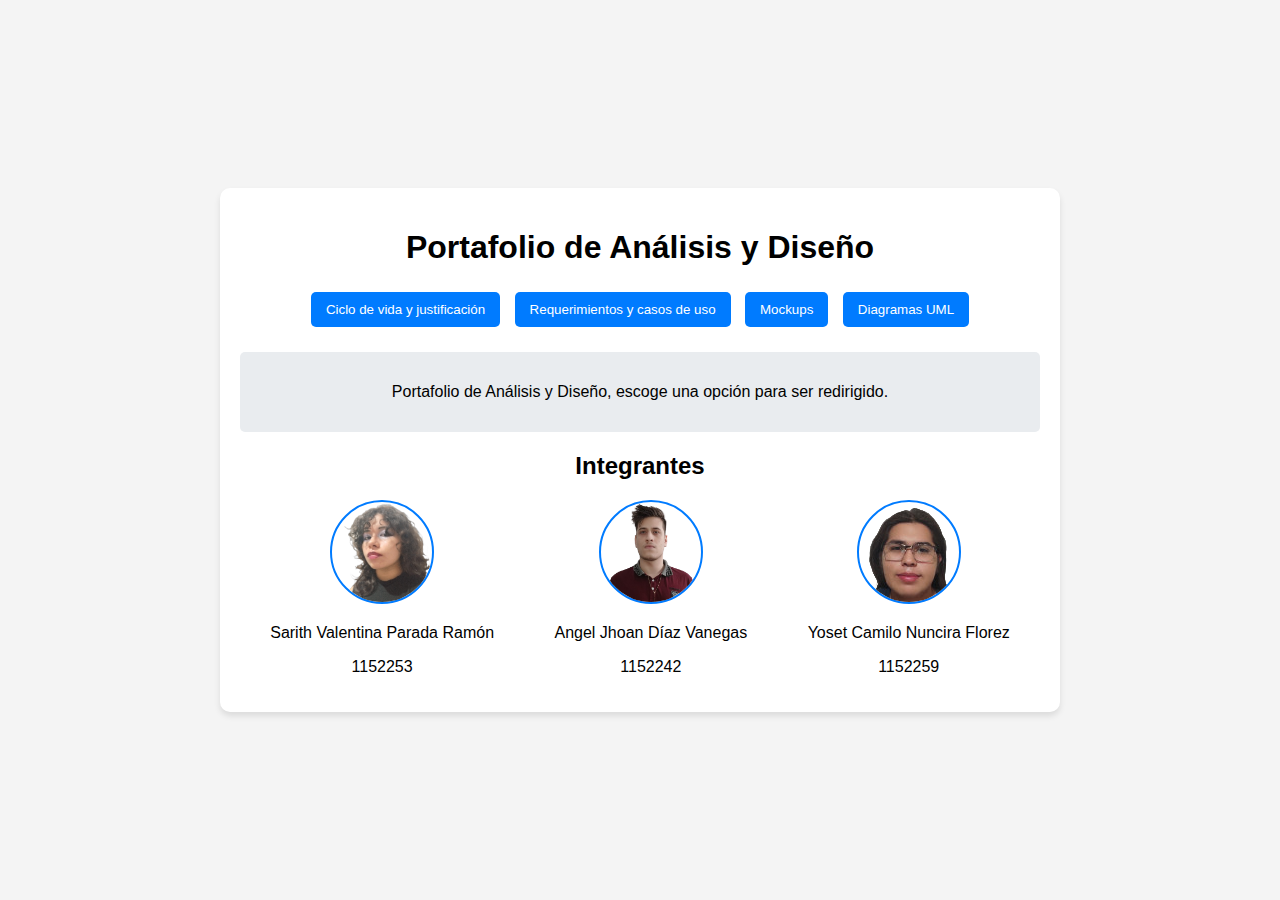
<file: index.html>
<!DOCTYPE html>
<html lang="es">
<head>
    <meta charset="UTF-8">
    <meta name="viewport" content="width=device-width, initial-scale=1.0">
    <title>Portafolio de Análisis y Diseño</title>
    <link rel="stylesheet" href="styles.css">
</head>
<body>
    <div class="container">
        <h1>Portafolio de Análisis y Diseño</h1>
        
        <div class="buttons">
            <button class="btn" onclick="window.location.href='ciclo/ciclo.html'">Ciclo de vida y justificación</button>
            <button class="btn" onclick="window.location.href='casos/casos.html'">Requerimientos y casos de uso</button>
            <button class="btn" onclick="window.location.href='mockups/mockups.html'">Mockups</button>
            <button class="btn" onclick="window.location.href='diagramas/diagramas.html'">Diagramas UML</button>
        </div>
        
        <div id="contenido" class="content-box">
            <p>Portafolio de Análisis y Diseño, escoge una opción para ser redirigido.</p>
        </div>
        
        <h2>Integrantes</h2>
        <div class="integrantes">
            <div class="integrante">
                <img src="fotos/foto1.png" alt="Integrante 1">
                <p>Sarith Valentina Parada Ramón</p>
                <p>1152253</p>
            </div>
            <div class="integrante">
                <img src="fotos/foto2.png" alt="Integrante 2">
                <p>Angel Jhoan Díaz Vanegas</p>
                <p>1152242</p>
            </div>
            <div class="integrante">
                <img src="fotos/foto3.png" alt="Integrante 3">
                <p>Yoset Camilo Nuncira Florez</p>
                <p>1152259</p>
            </div>
        </div>
    </div>
    
    <script src="script.js"></script>
</body>
</html>
</file>
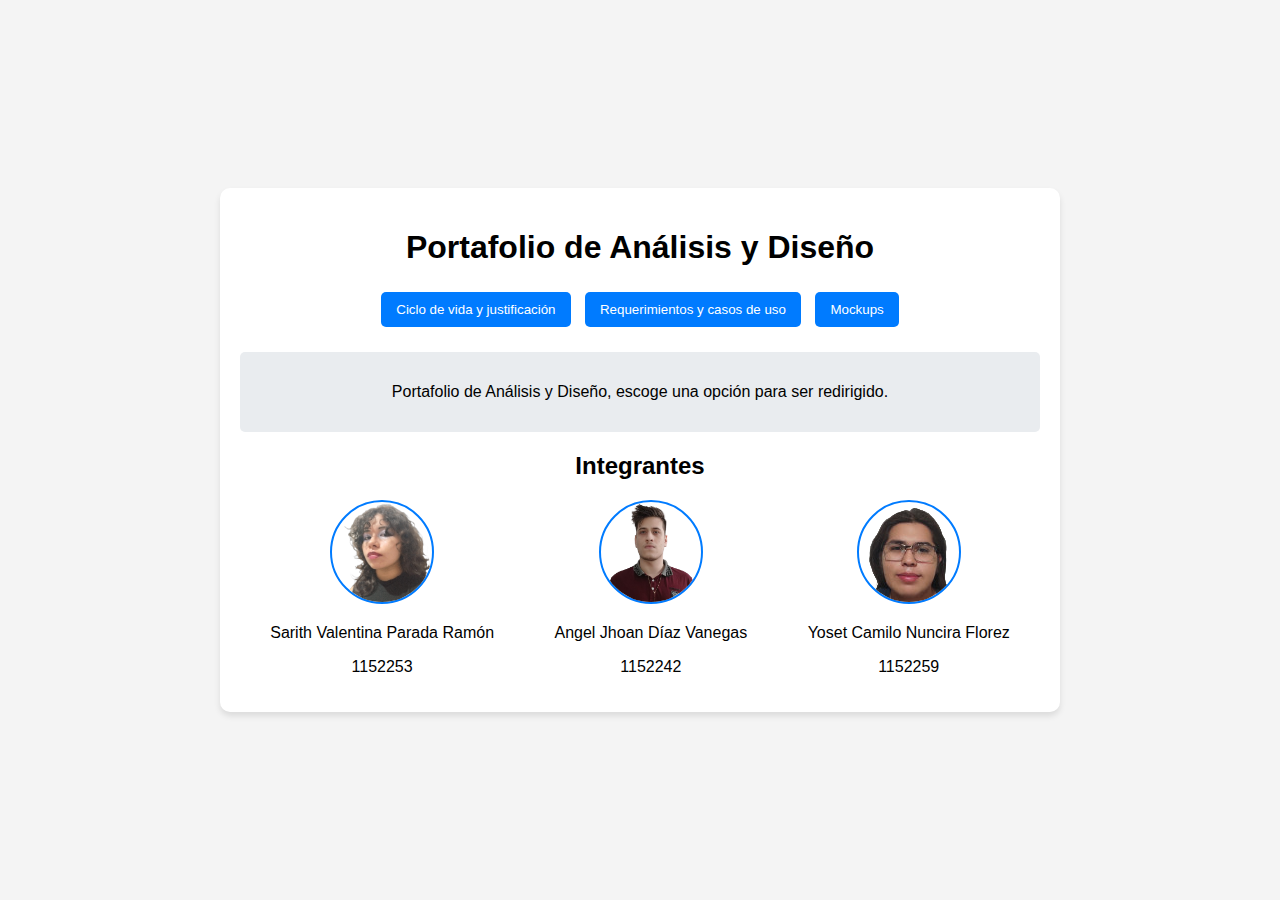
<file: main/index.html>
<!DOCTYPE html>
<html lang="es">
<head>
    <meta charset="UTF-8">
    <meta name="viewport" content="width=device-width, initial-scale=1.0">
    <title>Portafolio de Análisis y Diseño</title>
    <link rel="stylesheet" href="../main/styles.css">
</head>
<body>
    <div class="container">
        <h1>Portafolio de Análisis y Diseño</h1>
        
        <div class="buttons">
            <button class="btn" onclick="window.location.href='../ciclo/ciclo.html'">Ciclo de vida y justificación</button>
            <button class="btn" onclick="window.location.href='../casos/casos.html'">Requerimientos y casos de uso</button>
            <button class="btn" onclick="mostrarContenido('mockups')">Mockups</button>
        </div>
        
        <div id="contenido" class="content-box">
            <p>Portafolio de Análisis y Diseño, escoge una opción para ser redirigido.</p>
        </div>
        
        <h2>Integrantes</h2>
        <div class="integrantes">
            <div class="integrante">
                <img src="../fotos/foto1.png" alt="Integrante 1">
                <p>Sarith Valentina Parada Ramón</p>
                <p>1152253</p>
            </div>
            <div class="integrante">
                <img src="../fotos/foto2.png" alt="Integrante 2">
                <p>Angel Jhoan Díaz Vanegas</p>
                <p>1152242</p>
            </div>
            <div class="integrante">
                <img src="../fotos/foto3.png" alt="Integrante 3">
                <p>Yoset Camilo Nuncira Florez</p>
                <p>1152259</p>
            </div>
        </div>
    </div>
    
    <script src="../main/script.js"></script>
</body>
</html>
</file>
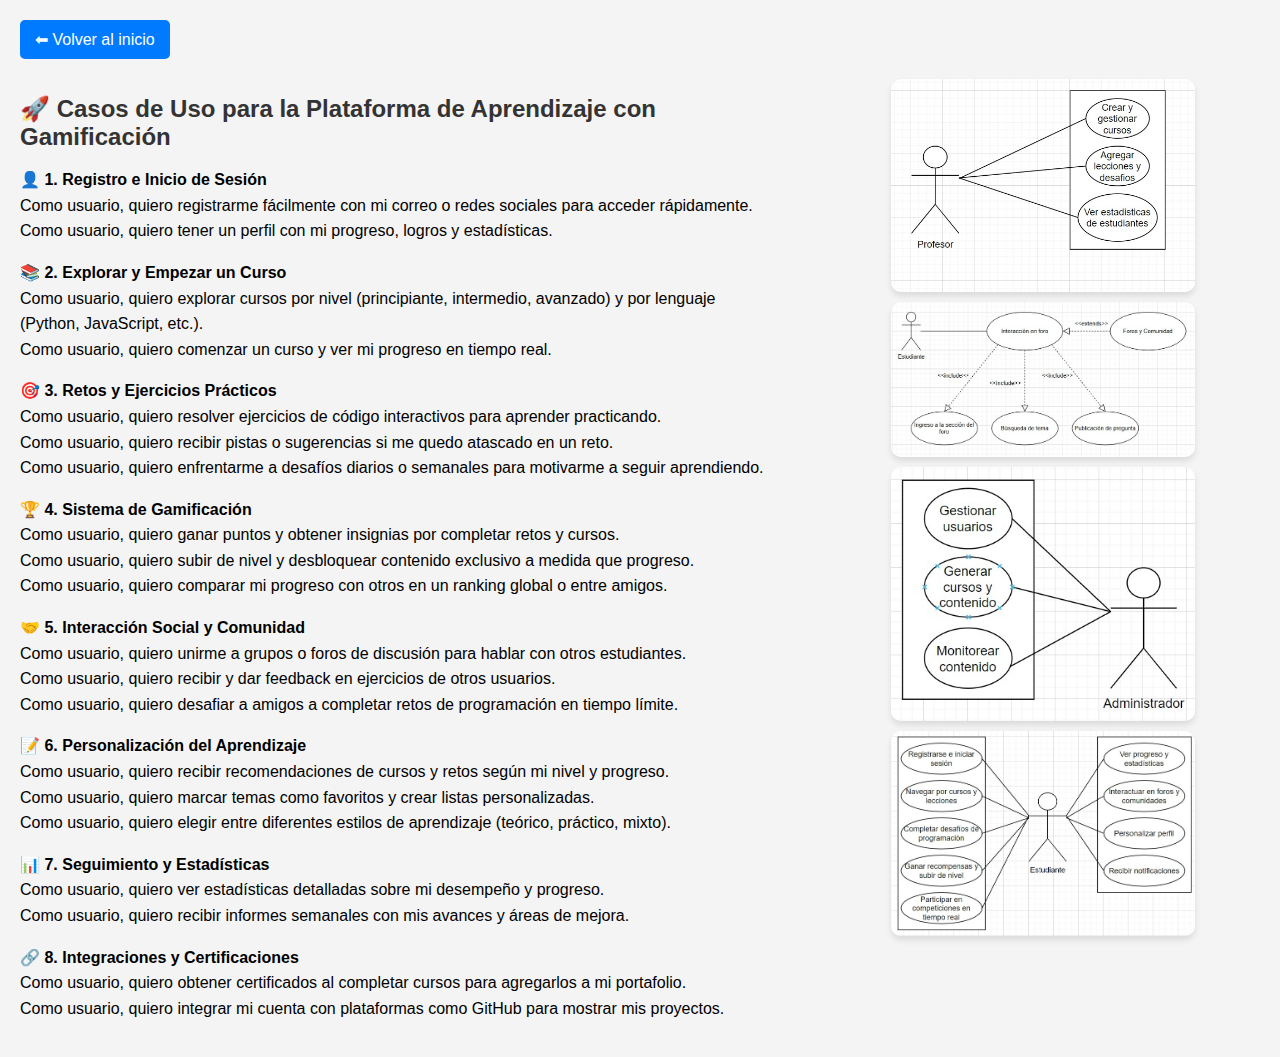
<file: casos/casos.html>
<!DOCTYPE html>
<html lang="es">
<head>
    <meta charset="UTF-8">
    <meta name="viewport" content="width=device-width, initial-scale=1.0">
    <title>Casos de Uso</title>
    <link rel="stylesheet" href="../casos/casos.css">
</head>
<body>
    <button id="btn-retroceder">⬅ Volver al inicio</button>
    
    <div class="contenedor">
        <div class="texto">
            <h1>🚀 Casos de Uso para la Plataforma de Aprendizaje con Gamificación</h1>
            <p>👤 <strong>1. Registro e Inicio de Sesión</strong><br>
            Como usuario, quiero registrarme fácilmente con mi correo o redes sociales para acceder rápidamente.<br>
            Como usuario, quiero tener un perfil con mi progreso, logros y estadísticas.</p>

            <p>📚 <strong>2. Explorar y Empezar un Curso</strong><br>
            Como usuario, quiero explorar cursos por nivel (principiante, intermedio, avanzado) y por lenguaje (Python, JavaScript, etc.).<br>
            Como usuario, quiero comenzar un curso y ver mi progreso en tiempo real.</p>

            <p>🎯 <strong>3. Retos y Ejercicios Prácticos</strong><br>
            Como usuario, quiero resolver ejercicios de código interactivos para aprender practicando.<br>
            Como usuario, quiero recibir pistas o sugerencias si me quedo atascado en un reto.<br>
            Como usuario, quiero enfrentarme a desafíos diarios o semanales para motivarme a seguir aprendiendo.</p>

            <p>🏆 <strong>4. Sistema de Gamificación</strong><br>
            Como usuario, quiero ganar puntos y obtener insignias por completar retos y cursos.<br>
            Como usuario, quiero subir de nivel y desbloquear contenido exclusivo a medida que progreso.<br>
            Como usuario, quiero comparar mi progreso con otros en un ranking global o entre amigos.</p>

            <p>🤝 <strong>5. Interacción Social y Comunidad</strong><br>
            Como usuario, quiero unirme a grupos o foros de discusión para hablar con otros estudiantes.<br>
            Como usuario, quiero recibir y dar feedback en ejercicios de otros usuarios.<br>
            Como usuario, quiero desafiar a amigos a completar retos de programación en tiempo límite.</p>

            <p>📝 <strong>6. Personalización del Aprendizaje</strong><br>
            Como usuario, quiero recibir recomendaciones de cursos y retos según mi nivel y progreso.<br>
            Como usuario, quiero marcar temas como favoritos y crear listas personalizadas.<br>
            Como usuario, quiero elegir entre diferentes estilos de aprendizaje (teórico, práctico, mixto).</p>

            <p>📊 <strong>7. Seguimiento y Estadísticas</strong><br>
            Como usuario, quiero ver estadísticas detalladas sobre mi desempeño y progreso.<br>
            Como usuario, quiero recibir informes semanales con mis avances y áreas de mejora.</p>

            <p>🔗 <strong>8. Integraciones y Certificaciones</strong><br>
            Como usuario, quiero obtener certificados al completar cursos para agregarlos a mi portafolio.<br>
            Como usuario, quiero integrar mi cuenta con plataformas como GitHub para mostrar mis proyectos.</p>
        </div>

        <div class="imagenes">
            <img src="../fotos/dibujo1.jpg" alt="Dibujo 1">
            <img src="../fotos/dibujo2.jpg" alt="Dibujo 2">
            <img src="../fotos/dibujo3.jpg" alt="Dibujo 3">
            <img src="../fotos/dibujo4.jpg" alt="Dibujo 4">
        </div>
    </div>

    <script src="../casos/casos.js"></script>
</body>
</html>
</file>
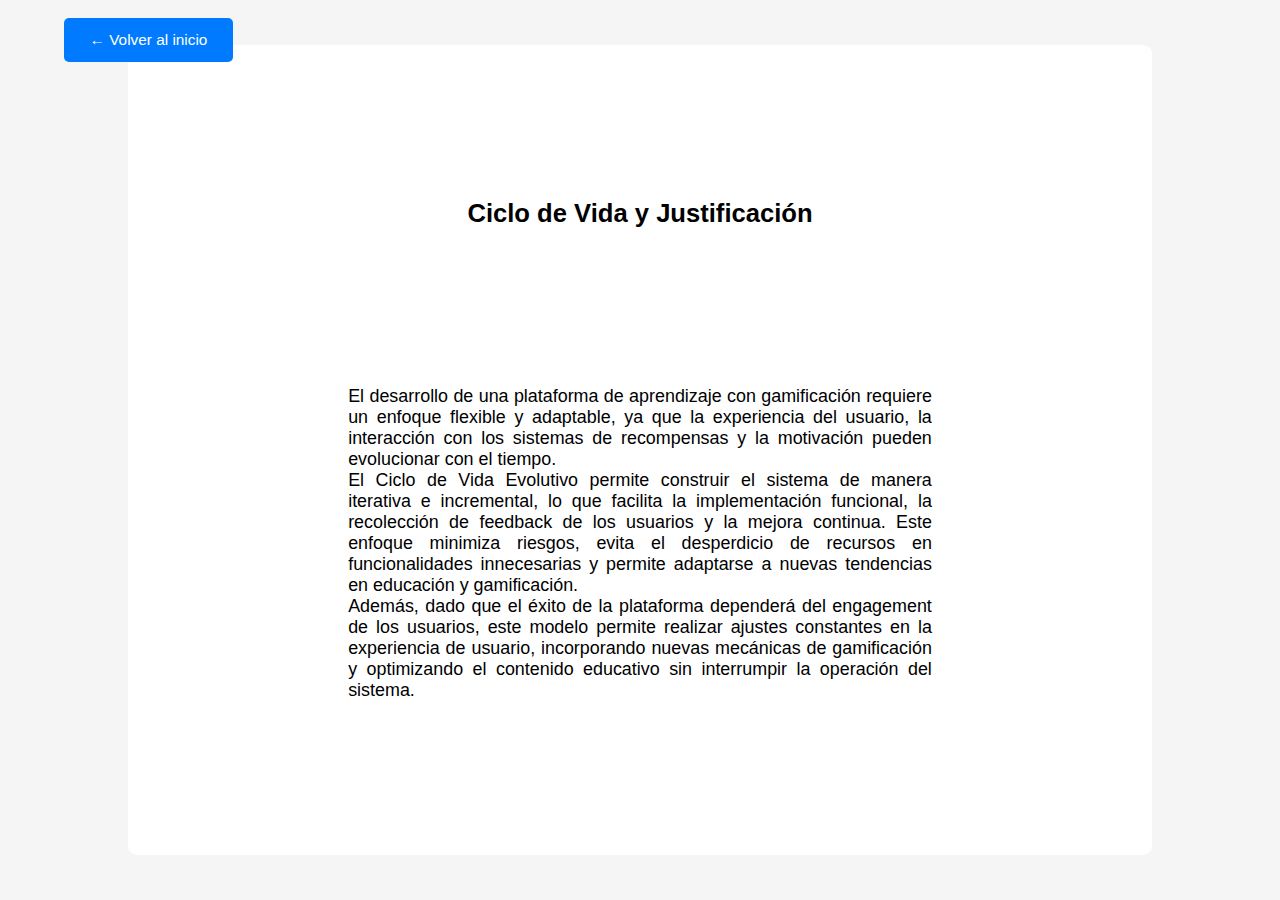
<file: ciclo/ciclo.html>
<!DOCTYPE html>
<html lang="es">
<head>
    <meta charset="UTF-8">
    <meta name="viewport" content="width=device-width, initial-scale=1.0">
    <title>Ciclo de Vida</title>
    <link rel="stylesheet" href="../ciclo/ciclo.css">
</head>
<body>
    <div class="container">
        <button class="back-btn" onclick="goBack()">← Volver al inicio</button>
        <h1>Ciclo de Vida y Justificación</h1>

        <div class="info-text">
            <p>
                El desarrollo de una plataforma de aprendizaje con gamificación requiere un enfoque flexible y adaptable, ya que la experiencia del usuario, la interacción con los sistemas de recompensas y la motivación pueden evolucionar con el tiempo.
            </p>
            <p>
                El Ciclo de Vida Evolutivo permite construir el sistema de manera iterativa e incremental, lo que facilita la implementación funcional, la recolección de feedback de los usuarios y la mejora continua. Este enfoque minimiza riesgos, evita el desperdicio de recursos en funcionalidades innecesarias y permite adaptarse a nuevas tendencias en educación y gamificación.
            </p>
            <p>
                Además, dado que el éxito de la plataforma dependerá del engagement de los usuarios, este modelo permite realizar ajustes constantes en la experiencia de usuario, incorporando nuevas mecánicas de gamificación y optimizando el contenido educativo sin interrumpir la operación del sistema.
            </p>
        </div>
    </div>

    <script src="../ciclo/ciclo.js"></script>
</body>
</html>
</file>
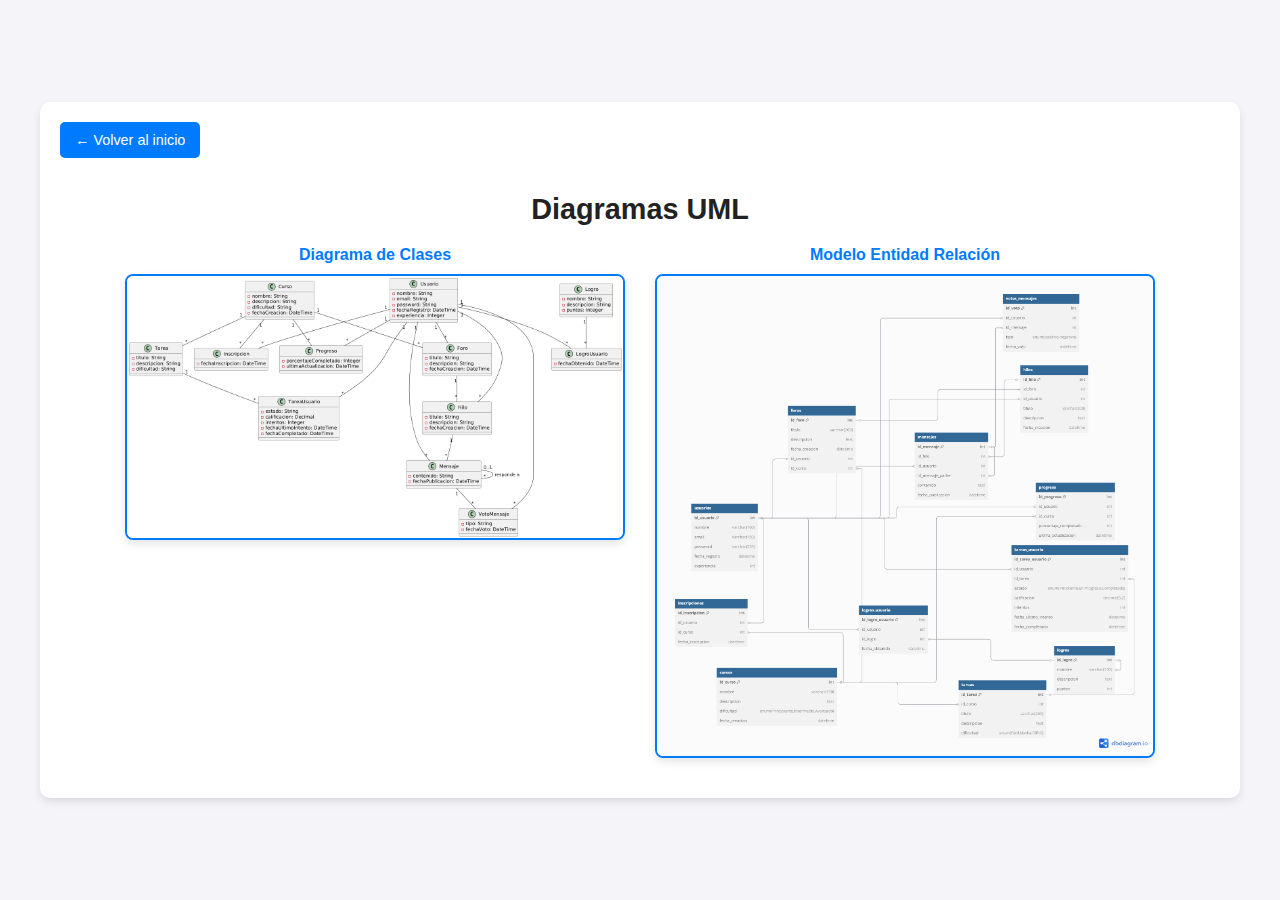
<file: diagramas/diagramas.html>
<!DOCTYPE html>
<html lang="es">
<head>
    <meta charset="UTF-8">
    <meta name="viewport" content="width=device-width, initial-scale=1.0">
    <title>Diagramas UML</title>
    <link rel="stylesheet" href="diagramas.css">
</head>
<body>
    <div class="container">
        <div class="header">
            <div class="header-left">
                <button class="back-btn" onclick="goBack()">← Volver al inicio</button>
            </div>
        </div>
        <h1>Diagramas UML</h1>

        <div class="diagramas">
            <div>
                <div class="label">Diagrama de Clases</div>
                <img src="../fotos/ModeloClases.png" alt="Diagrama de Clases" onclick="openFullscreen(this)">
            </div>
            <div>
                <div class="label">Modelo Entidad Relación</div>
                <img src="../fotos/MER.png" alt="Modelo Entidad Relación" onclick="openFullscreen(this)">
            </div>
        </div>
    </div>

    <script src="diagramas.js"></script>
</body>
</html>
</file>
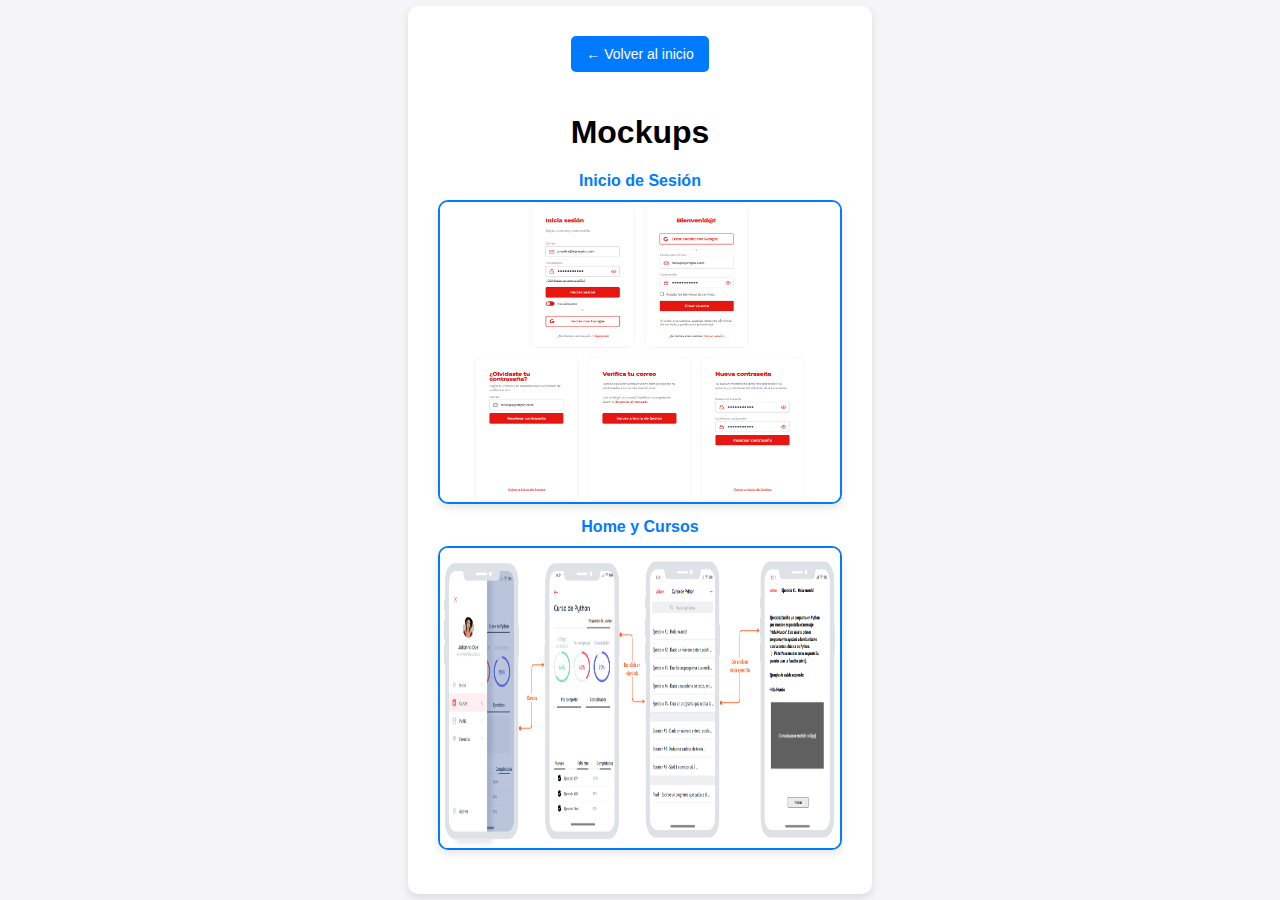
<file: mockups/mockups.html>
<!DOCTYPE html>
<html lang="es">
<head>
    <meta charset="UTF-8">
    <meta name="viewport" content="width=device-width, initial-scale=1.0">
    <title>Mockups</title>
    <link rel="stylesheet" href="mockups.css">
</head>
<body>
    <div class="container">
        <button class="back-btn" onclick="goBack()">← Volver al inicio</button>
        <h1>Mockups</h1>

        <div class="mockups">
            <div class="mockup">
                <div>
                    <div class="label">Inicio de Sesión</div>
                    <img src="../fotos/mockup1.png" alt="Mockup de Inicio de Sesión" onclick="openFullscreen(this)">
                </div>
                <div>
                    <div class="label">Home y Cursos</div>
                    <img src="../fotos/mockup2.png" alt="Mockup de Inicio" onclick="openFullscreen(this)">
                </div>
            </div>
        </div>
    </div>

    <script src="mockups.js"></script>
</body>
</html>
</file>
<file: styles.css>
body {
    font-family: Arial, sans-serif;
    text-align: center;
    background-color: #f4f4f4;
    margin: 0;
    padding: 0;
    height: 100vh;
    display: flex;
    justify-content: center;
    align-items: center;
}

.container {
    background: white;
    padding: 20px;
    border-radius: 10px;
    box-shadow: 0px 4px 6px rgba(0, 0, 0, 0.1);
    width: 80%;
    max-width: 800px;
}

.buttons {
    margin: 20px 0;
}

.btn {
    background-color: #007BFF;
    color: white;
    border: none;
    padding: 10px 15px;
    margin: 5px;
    border-radius: 5px;
    cursor: pointer;
    transition: 0.3s;
}

.btn:hover {
    background-color: #0056b3;
}

.content-box {
    background: #e9ecef;
    padding: 15px;
    border-radius: 5px;
    margin-bottom: 20px;
}

.integrantes {
    display: flex;
    justify-content: space-around;
    align-items: center;
}

.integrante {
    text-align: center;
}

.integrante img {
    width: 100px;
    height: 100px;
    border-radius: 50%;
    border: 2px solid #007BFF;
}
</file>
<file: main/styles.css>
body {
    font-family: Arial, sans-serif;
    text-align: center;
    background-color: #f4f4f4;
    margin: 0;
    padding: 0;
    height: 100vh;
    display: flex;
    justify-content: center;
    align-items: center;
}

.container {
    background: white;
    padding: 20px;
    border-radius: 10px;
    box-shadow: 0px 4px 6px rgba(0, 0, 0, 0.1);
    width: 80%;
    max-width: 800px;
}

.buttons {
    margin: 20px 0;
}

.btn {
    background-color: #007BFF;
    color: white;
    border: none;
    padding: 10px 15px;
    margin: 5px;
    border-radius: 5px;
    cursor: pointer;
    transition: 0.3s;
}

.btn:hover {
    background-color: #0056b3;
}

.content-box {
    background: #e9ecef;
    padding: 15px;
    border-radius: 5px;
    margin-bottom: 20px;
}

.integrantes {
    display: flex;
    justify-content: space-around;
    align-items: center;
}

.integrante {
    text-align: center;
}

.integrante img {
    width: 100px;
    height: 100px;
    border-radius: 50%;
    border: 2px solid #007BFF;
}
</file>
<file: casos/casos.css>
body {
    font-family: Arial, sans-serif;
    margin: 0;
    padding: 20px;
    background-color: #f4f4f4;
}

#btn-retroceder {
    background-color: #007BFF;
    color: white;
    border: none;
    padding: 10px 15px;
    font-size: 16px;
    cursor: pointer;
    border-radius: 5px;
    margin-bottom: 20px;
}

#btn-retroceder:hover {
    background-color: #0056b3;
}

.contenedor {
    display: flex;
    flex-direction: row;
    justify-content: space-between;
    align-items: flex-start;
}

.texto {
    width: 60%;
    text-align: left;
}

.texto h1 {
    font-size: 24px;
    color: #333;
}

.texto p {
    font-size: 16px;
    line-height: 1.6;
}

.imagenes {
    width: 35%;
    display: flex;
    flex-direction: column;
    gap: 10px;
    align-items: center;
}

.imagenes img {
    width: 70%; /* Se redujo el tamaño de las imágenes */
    max-width: 350px; /* Evita que sean demasiado grandes */
    border-radius: 10px;
    box-shadow: 0 4px 6px rgba(0, 0, 0, 0.1);
}

@media (max-width: 768px) {
    .contenedor {
        flex-direction: column;
        align-items: center;
    }

    .texto {
        width: 100%;
    }

    .imagenes {
        width: 100%;
    }

    .imagenes img {
        width: 50%;
        max-width: 150px; /* Ajuste para pantallas más pequeñas */
    }
}
</file>
<file: diagramas/diagramas.css>
/* Estilos generales */
* {
    box-sizing: border-box;
    margin: 0;
    padding: 0;
}

html, body {
    height: 100%;
    width: 100%;
    font-family: Arial, sans-serif;
    background-color: #f4f4f9;
}

body {
    display: flex;
    justify-content: center;
    align-items: center;
    padding: 20px;
}

/* Contenedor principal */
.container {
    border-radius: 10px;
    padding: 20px;
    background-color: white;
    box-shadow: 0 4px 8px rgba(0,0,0,0.1);
    width: 100%;
    max-width: 1200px;
    text-align: center;
}

/* Encabezado y título */
h1 {
    font-size: clamp(1.3rem, 3vw, 1.8rem); /* Reducido el tamaño del título */
    font-weight: bold;
    margin: 15px 0;
    color: #222;
}

/* Botón de volver */
.back-btn {
    margin-bottom: 15px;
    background-color: #007bff;
    border: none;
    color: white;
    padding: clamp(6px, 1.5vw, 10px) clamp(10px, 2vw, 15px); /* Reducido el padding */
    cursor: pointer;
    font-size: clamp(0.75rem, 1.5vw, 0.9rem); /* Reducido el tamaño de fuente */
    border-radius: 5px;
    transition: background-color 0.3s;
    float: left; /* Alinea el botón a la izquierda */
    display: block;
}

.back-btn:hover {
    background-color: #0056b3;
}

/* Contenedor de diagramas */
.diagramas {
    display: flex;
    flex-wrap: wrap;
    justify-content: center;
    gap: clamp(10px, 3vw, 30px);
    margin-top: 20px;
    width: 100%;
    clear: both; /* Asegura que los diagramas aparezcan debajo del botón */
}

.diagramas > div {
    display: flex;
    flex-direction: column;
    align-items: center;
    width: 100%;
    max-width: 500px;
    margin-bottom: 20px;
}

/* Etiquetas de diagrama */
.label {
    width: 100%;
    text-align: center;
    margin-bottom: 10px;
    font-weight: bold;
    color: #007bff;
    font-size: clamp(0.85rem, 2vw, 1rem); /* Ligeramente reducido */
}

/* Imágenes de diagrama */
.diagramas img {
    width: 100%;
    height: auto;
    max-height: 70vh;
    object-fit: contain;
    border-radius: 8px;
    border: 2px solid #007bff;
    box-shadow: 0 4px 8px rgba(0,0,0,0.1);
    transition: transform 0.3s;
    cursor: pointer;
}

.diagramas img:hover {
    transform: scale(1.02);
}

/* Header con flexbox para mejor alineación */
.header {
    display: flex;
    justify-content: space-between;
    align-items: center;
    width: 100%;
    margin-bottom: 20px;
}

.header-left {
    display: flex;
    align-items: center;
}

/* Modal de pantalla completa (para JavaScript) */
.fullscreen-modal {
    position: fixed;
    top: 0;
    left: 0;
    width: 100%;
    height: 100%;
    background-color: rgba(0,0,0,0.9);
    display: flex;
    justify-content: center;
    align-items: center;
    z-index: 1000;
    cursor: pointer;
}

.fullscreen-modal img {
    max-width: 90%;
    max-height: 90%;
    object-fit: contain;
}

/* Media queries para diferentes tamaños de pantalla */
@media (min-width: 768px) {
    .diagramas {
        flex-direction: row;
    }
    
    .diagramas > div {
        width: calc(50% - 15px);
    }
}

@media (max-width: 767px) {
    body {
        padding: 10px;
        align-items: flex-start;
    }
    
    .container {
        padding: 15px;
        margin-top: 20px;
    }
    
    .diagramas > div {
        width: 100%;
    }
}

@media (max-width: 480px) {
    body {
        padding: 5px;
    }
    
    .container {
        padding: 10px;
        border-radius: 8px;
    }
    
    .back-btn {
        margin-bottom: 10px;
    }
    
    .diagramas {
        gap: 15px;
    }
}
</file>
<file: mockups/mockups.css>
body {
    font-family: Arial, sans-serif;
    display: flex;
    justify-content: center;
    align-items: center;
    min-height: 100vh;
    margin: 0;
    background-color: #f4f4f9;
}

.container {
    border-radius: 10px;
    padding: 30px;
    background-color: white;
    box-shadow: 0 4px 8px rgba(0,0,0,0.1);
    max-width: 800px;
    text-align: center;
}

.title {
    font-size: 32px;
    font-weight: bold;
    margin-bottom: 20px;
    color: #222;
}

.mockups {
    display: flex;
    justify-content: space-around;
    gap: 20px;
    margin-top: 20px;
}

.mockup {
    display: flex;
    flex-direction: column;
    align-items: center;
}

.mockup img {
    width: 400px;
    height: 300px;
    border-radius: 10px;
    border: 2px solid #007bff;
    box-shadow: 0 4px 8px rgba(0,0,0,0.1);
    margin-bottom: 10px;
    transition: transform 0.3s;
}

.mockup img:hover {
    transform: scale(1.05);
}

.label {
    text-align: center;
    margin-bottom: 10px;
    font-weight: bold;
    color: #007bff;
}

.back-btn {
    margin-bottom: 20px;
    background-color: #007bff;
    border: none;
    color: white;
    padding: 10px 15px;
    cursor: pointer;
    font-size: 14px;
    border-radius: 5px;
    transition: background-color 0.3s;
}

.back-btn:hover {
    background-color: #0056b3;
}
</file>
<file: ciclo/ciclo.css>
/* Reset */
* {
    margin: 0;
    padding: 0;
    box-sizing: border-box;
}

/* Configuración general */
body {
    font-family: Arial, sans-serif;
    display: flex;
    justify-content: center;
    align-items: center;
    height: 100vh;
    width: 100vw;
    background-color: #f5f5f5;
}

/* Contenedor principal */
.container {
    width: 80%;
    height: 90%;
    background-color: white;
    border-radius: 1%;
    padding: 2%;
    display: flex;
    flex-direction: column;
    align-items: center;
    justify-content: space-evenly;
}

/* Título */
h1 {
    font-size: 2vw;
    text-align: center;
}

/* Botón de retroceso */
.back-btn {
    align-self: flex-start;
    background-color: #007BFF;
    color: white;
    border: none;
    padding: 1% 2%;
    border-radius: 5px;
    cursor: pointer;
    font-size: 1.2vw;
    position: absolute;
    top: 2%;
    left: 5%;
}

.back-btn:hover {
    background-color: #0056b3;
}

/* Texto informativo */
.info-text {
    width: 60%;
    font-size: 1.4vw;
    text-align: justify;
    margin-top: 3%;
}
</file>
